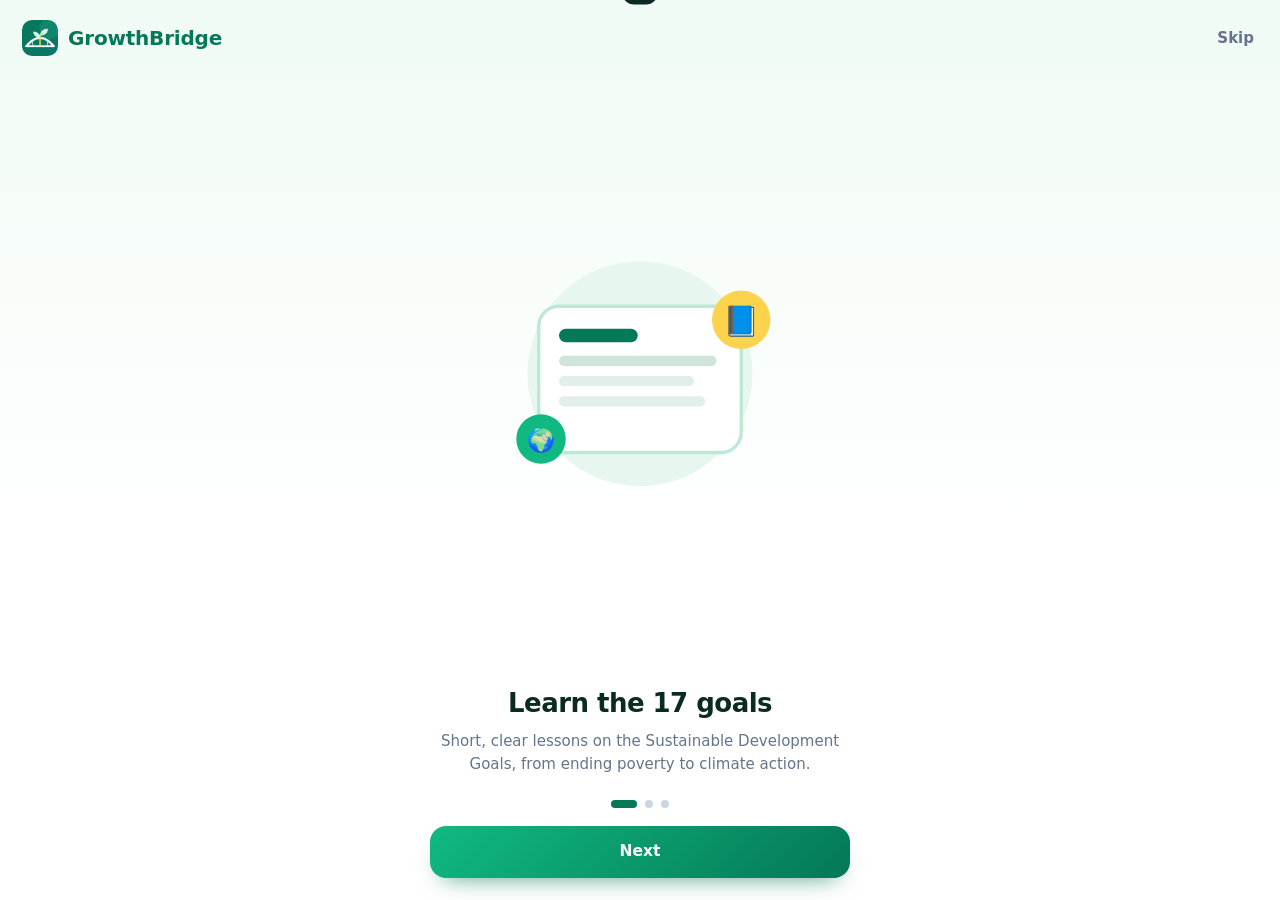
<file: index.html>
<!doctype html>
<html lang="en">
<head>
<meta charset="utf-8">
<meta name="viewport" content="width=device-width,initial-scale=1,viewport-fit=cover">
<title>GrowthBridge · Learn sustainable development</title>
<meta name="description" content="GrowthBridge: learn the 17 Sustainable Development Goals with short lessons and quizzes, take daily actions and earn shareable certificates. Independent learning app on Pi.">
<meta name="theme-color" content="#047857">
<meta http-equiv="Content-Security-Policy" content="default-src 'self'; script-src 'self' 'unsafe-inline' https://sdk.minepi.com https://*.minepi.com https://*.pinet.com; style-src 'self' 'unsafe-inline' https://fonts.googleapis.com; font-src 'self' https://fonts.gstatic.com data:; img-src 'self' data: blob: https:; connect-src 'self' https:; frame-src https:; object-src 'none'; base-uri 'self'; form-action 'self'">
<link rel="manifest" href="manifest.webmanifest">
<link rel="icon" href="icons/favicon-32.png" sizes="32x32">
<link rel="apple-touch-icon" href="icons/apple-touch-icon.png">
<link rel="preconnect" href="https://fonts.googleapis.com"><link rel="preconnect" href="https://fonts.gstatic.com" crossorigin>
<link rel="stylesheet" href="https://fonts.googleapis.com/css2?family=Poppins:wght@400;500;600;700&display=swap">
<link rel="stylesheet" href="gb.css?v=1">
<script src="https://sdk.minepi.com/pi-sdk.js"></script>
</head>
<body>
<div id="landing">
  <section class="ld-hero">
    <div class="ld-top"><div class="brand"><img src="icons/icon-192.png" alt="">GrowthBridge</div><span class="ld-net" id="ld-net">Pi Mainnet</span></div>
    <h1 class="ld-h">Learn. Act. <em>Grow.</em></h1>
    <p class="ld-p">Short lessons on the 17 Sustainable Development Goals, daily actions you can take, and certificates you can share.</p>
  </section>
  <section class="ld-card">
    <div class="ld-feat">
      <div><i>📚</i><span><b>17 short lessons</b><small>From ending poverty to climate action, explained simply.</small></span></div>
      <div><i>✅</i><span><b>Quizzes and badges</b><small>Check what you learned and track your progress.</small></span></div>
      <div><i>🌱</i><span><b>Daily actions</b><small>Small steps for people and planet, with streaks.</small></span></div>
      <div><i>🎓</i><span><b>Certificates</b><small>Share every goal you complete.</small></span></div>
    </div>
    <button class="btn" id="signin" type="button"><span class="pi-dot">π</span><span id="signin-t">Sign in with Pi</span></button>
    <button class="btn ghost" id="explore" type="button">Start learning without signing in</button>
    <div class="ld-msg" id="ld-msg" role="status"></div>
  </section>
  <footer class="ld-foot"><a href="terms-of-service.html">Terms</a>·<a href="privacy-policy.html">Privacy</a><div style="margin-top:6px">© GrowthBridge 2026 · Independent learning app, not affiliated with the United Nations or Pi Network</div></footer>
</div>
<div id="app" hidden>
  <header id="top"><div class="brand"><img src="icons/icon-192.png" alt="">GrowthBridge</div><div style="display:flex;align-items:center"><span class="netb" id="netb" hidden>Testnet</span><button class="avatar" type="button" data-tab="me" id="av" aria-label="Profile">G</button></div></header>
  <main id="view"></main>
  <nav id="tabs" aria-label="Main">
    <button type="button" data-tab="home" class="on"><span class="b"><svg class="ic" viewBox="0 0 24 24"><path d="M3 9l9-7 9 7v11a2 2 0 0 1-2 2H5a2 2 0 0 1-2-2z"/><polyline points="9 22 9 12 15 12 15 22"/></svg></span>Home</button>
    <button type="button" data-tab="learn"><span class="b"><svg class="ic" viewBox="0 0 24 24"><path d="M4 19.5A2.5 2.5 0 0 1 6.5 17H20"/><path d="M6.5 2H20v20H6.5A2.5 2.5 0 0 1 4 19.5v-15A2.5 2.5 0 0 1 6.5 2z"/></svg></span>Learn</button>
    <button type="button" data-tab="act"><span class="b"><svg class="ic" viewBox="0 0 24 24"><path d="M11 20A7 7 0 0 1 9.8 6.1C15.5 5 17 4.48 19 2c1 2 2 4.18 2 8 0 5.5-4.78 10-10 10z"/><path d="M2 21c0-3 1.85-5.36 5.08-6C9.5 14.52 12 13 13 12"/></svg></span>Act</button>
    <button type="button" data-tab="me"><span class="b"><svg class="ic" viewBox="0 0 24 24"><path d="M20 21v-2a4 4 0 0 0-4-4H8a4 4 0 0 0-4 4v2"/><circle cx="12" cy="7" r="4"/></svg></span>Profile</button>
  </nav>
</div>
<div id="toast" role="status" aria-live="polite"></div>
<script src="gb-content.js?v=1"></script>
<script src="gb.js?v=1"></script>
</body>
</html>
</file>
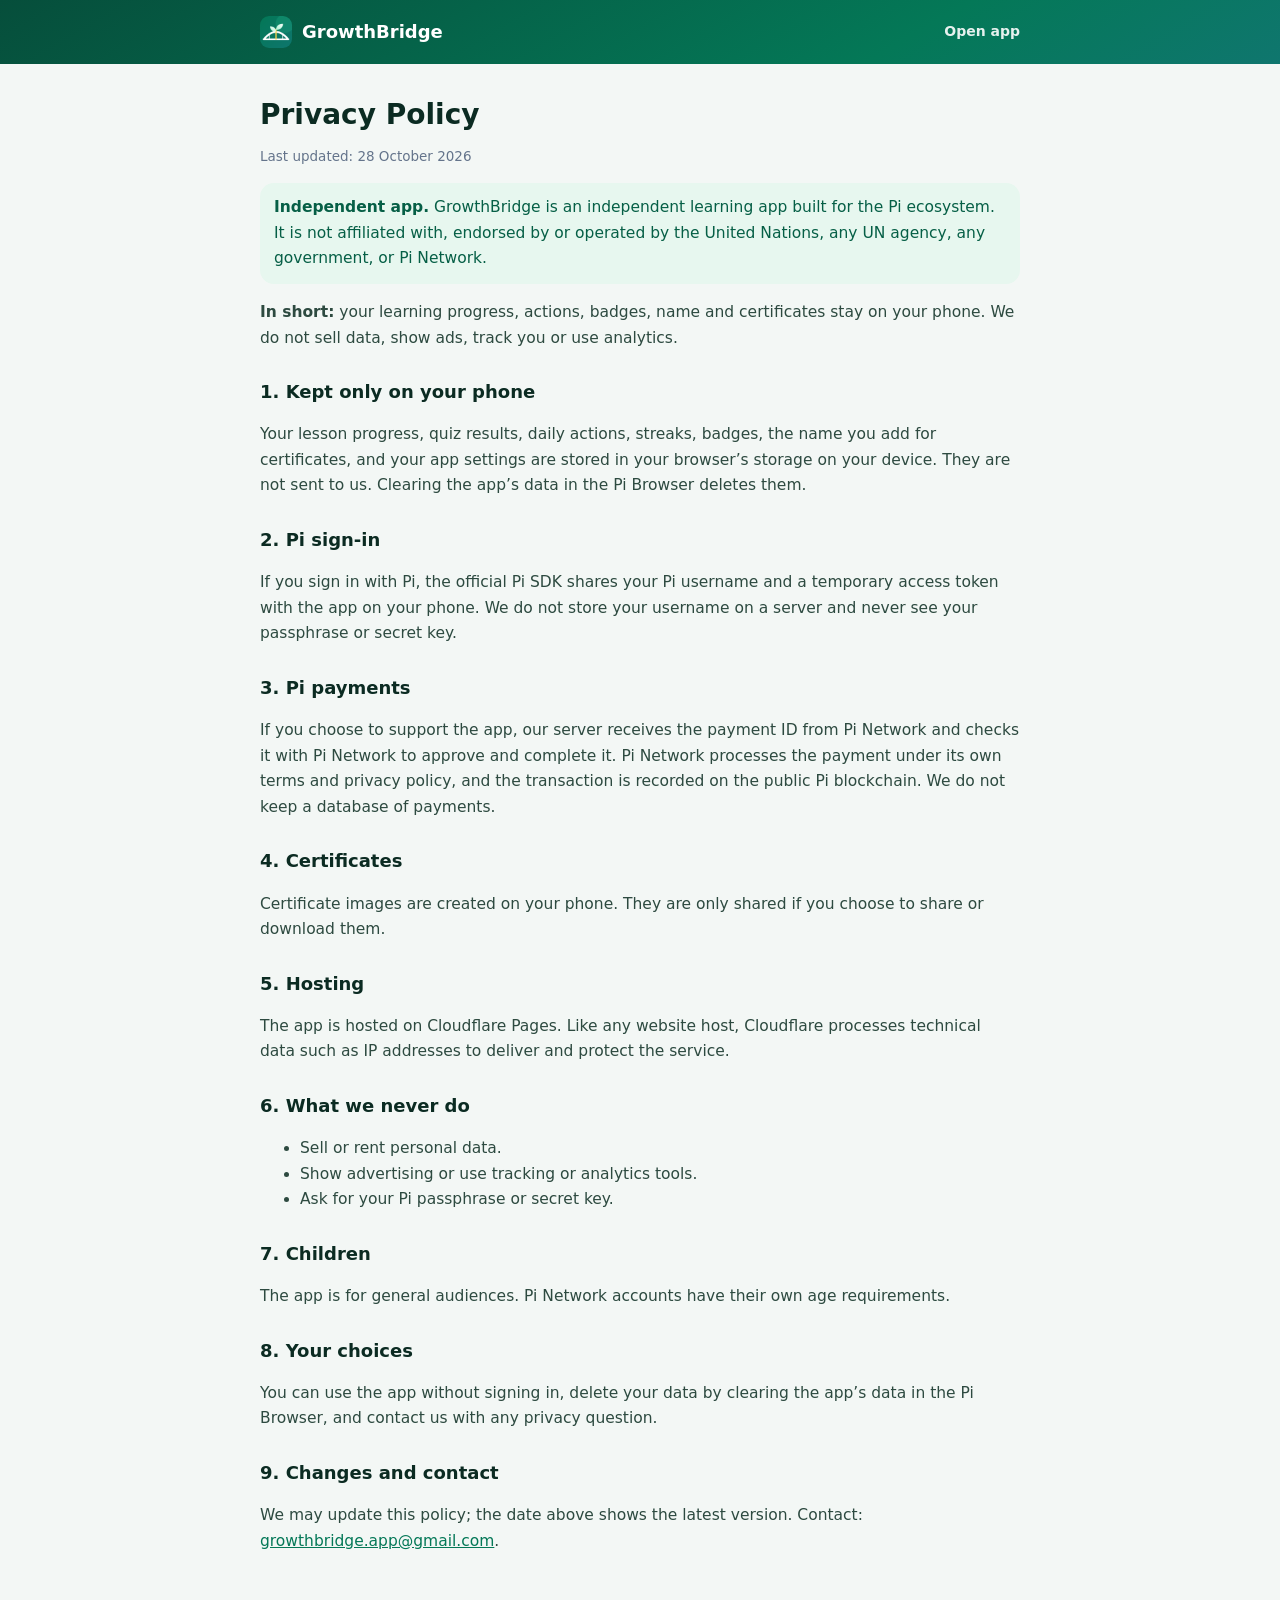
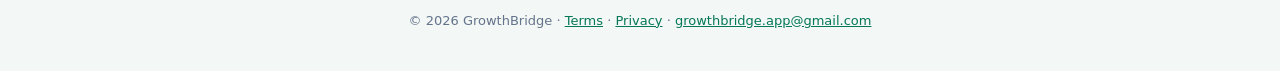
<file: privacy-policy.html>
<!doctype html><html lang="en"><head><meta charset="utf-8"><meta name="viewport" content="width=device-width,initial-scale=1"><title>Privacy Policy · GrowthBridge</title><meta name="theme-color" content="#047857"><link rel="icon" href="icons/favicon-32.png">
<style>body{margin:0;background:#F3F7F5;color:#0B2B22;font:15.5px/1.65 Poppins,system-ui,-apple-system,"Segoe UI",Roboto,sans-serif}header{background:linear-gradient(150deg,#064E3B,#047857 70%,#0F766E);color:#fff}.w{max-width:760px;margin:0 auto;padding:16px 20px}header .w{display:flex;justify-content:space-between;align-items:center}.b{display:flex;align-items:center;gap:10px;color:#fff;text-decoration:none;font-weight:700;font-size:18px}.b img{width:32px;height:32px;border-radius:9px}.bk{color:#fff;font-weight:600;font-size:14px;text-decoration:none;opacity:.9}h1{font-size:28px;line-height:1.2;margin:18px 0 4px}h2{font-size:18px;margin:26px 0 6px}p,li{color:#2D4A40}.muted{color:#64748B;font-size:13.5px}.note{background:#E7F7EF;border-radius:14px;padding:12px 14px;color:#065F46;margin:16px 0}a{color:#047857}footer{color:#64748B;font-size:13px;text-align:center;padding:24px 16px 40px}</style></head>
<body><header><div class="w"><a class="b" href="/"><img src="icons/icon-192.png" alt="">GrowthBridge</a><a class="bk" href="/">Open app</a></div></header><main class="w"><h1>Privacy Policy</h1><p class="muted">Last updated: 28 October 2026</p>
<div class="note"><b>Independent app.</b> GrowthBridge is an independent learning app built for the Pi ecosystem. It is not affiliated with, endorsed by or operated by the United Nations, any UN agency, any government, or Pi Network.</div>
<p><b>In short:</b> your learning progress, actions, badges, name and certificates stay on your phone. We do not sell data, show ads, track you or use analytics.</p>
<h2>1. Kept only on your phone</h2><p>Your lesson progress, quiz results, daily actions, streaks, badges, the name you add for certificates, and your app settings are stored in your browser’s storage on your device. They are not sent to us. Clearing the app’s data in the Pi Browser deletes them.</p>
<h2>2. Pi sign-in</h2><p>If you sign in with Pi, the official Pi SDK shares your Pi username and a temporary access token with the app on your phone. We do not store your username on a server and never see your passphrase or secret key.</p>
<h2>3. Pi payments</h2><p>If you choose to support the app, our server receives the payment ID from Pi Network and checks it with Pi Network to approve and complete it. Pi Network processes the payment under its own terms and privacy policy, and the transaction is recorded on the public Pi blockchain. We do not keep a database of payments.</p>
<h2>4. Certificates</h2><p>Certificate images are created on your phone. They are only shared if you choose to share or download them.</p>
<h2>5. Hosting</h2><p>The app is hosted on Cloudflare Pages. Like any website host, Cloudflare processes technical data such as IP addresses to deliver and protect the service.</p>
<h2>6. What we never do</h2><ul><li>Sell or rent personal data.</li><li>Show advertising or use tracking or analytics tools.</li><li>Ask for your Pi passphrase or secret key.</li></ul>
<h2>7. Children</h2><p>The app is for general audiences. Pi Network accounts have their own age requirements.</p>
<h2>8. Your choices</h2><p>You can use the app without signing in, delete your data by clearing the app’s data in the Pi Browser, and contact us with any privacy question.</p>
<h2>9. Changes and contact</h2><p>We may update this policy; the date above shows the latest version. Contact: <a href="mailto:growthbridge.app@gmail.com">growthbridge.app@gmail.com</a>.</p></main><footer>© 2026 GrowthBridge · <a href="terms-of-service.html">Terms</a> · <a href="privacy-policy.html">Privacy</a> · <a href="mailto:growthbridge.app@gmail.com">growthbridge.app@gmail.com</a></footer></body></html>
</file>
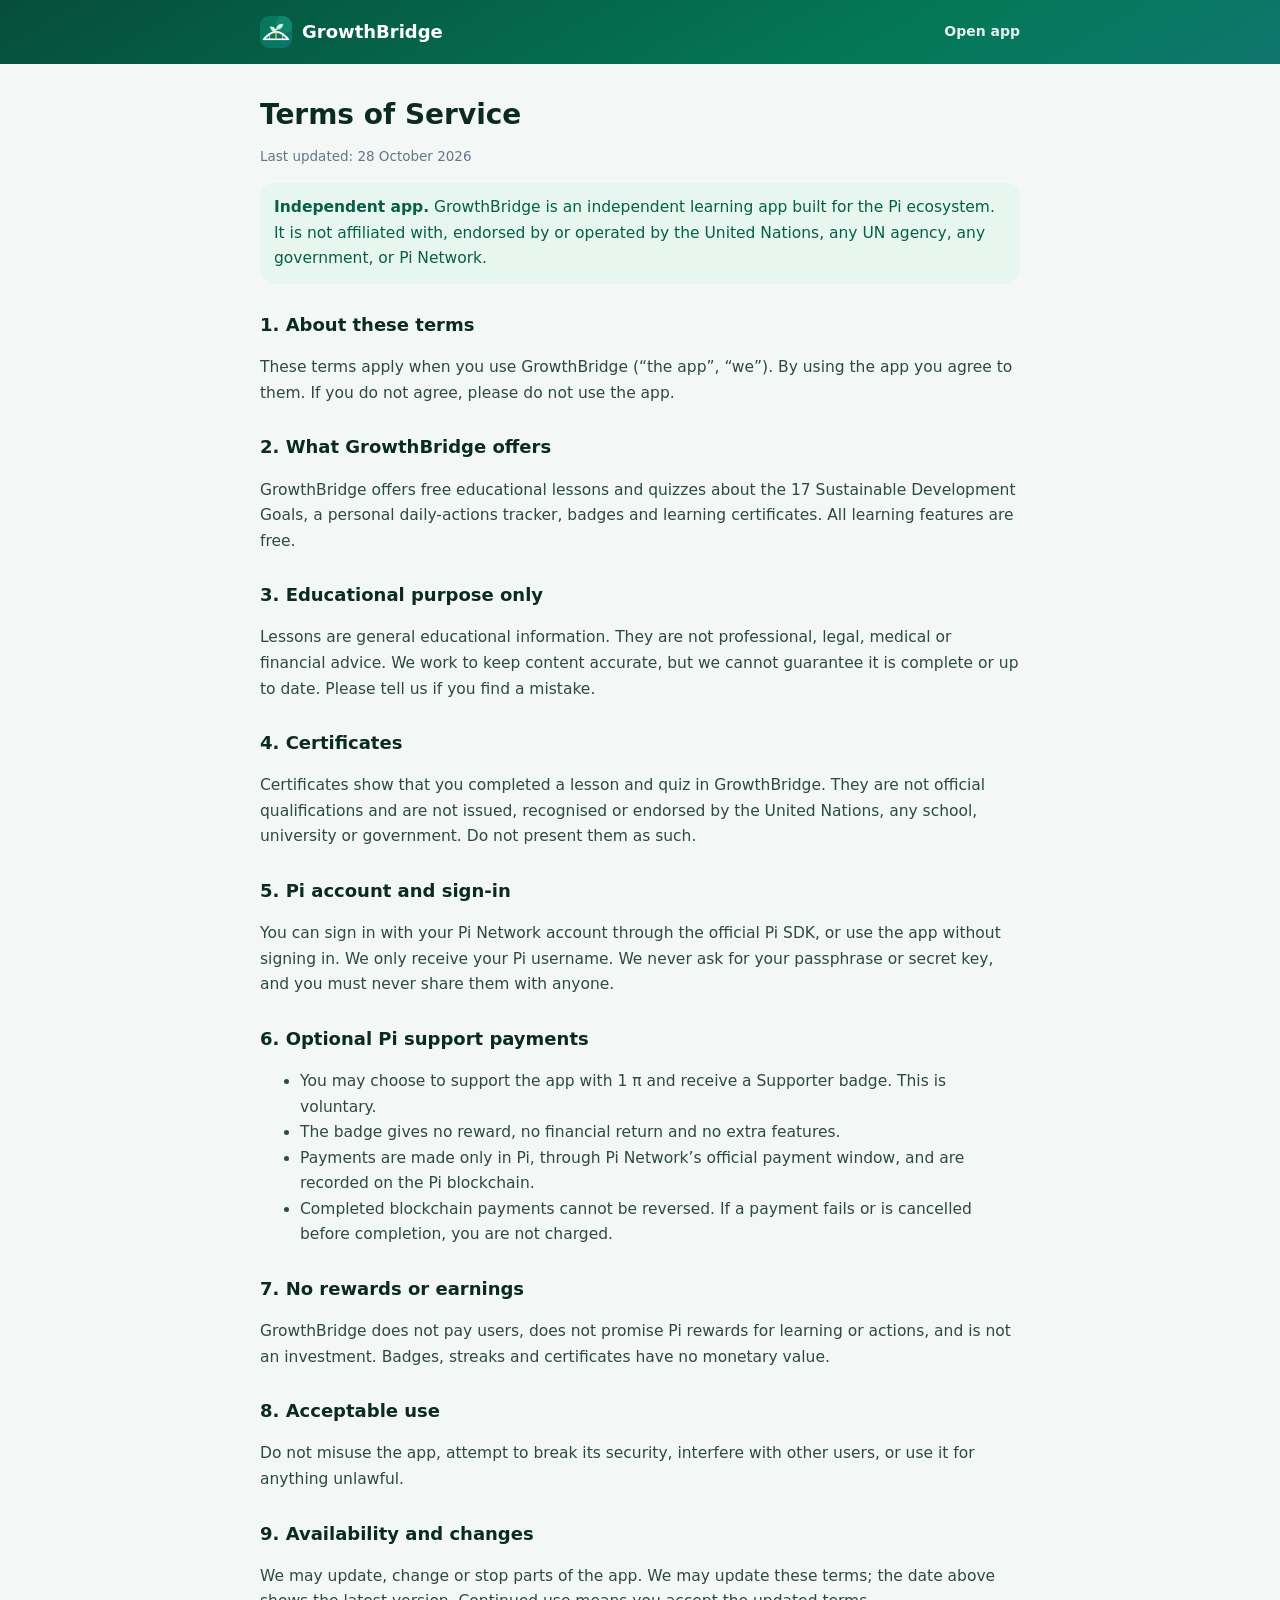
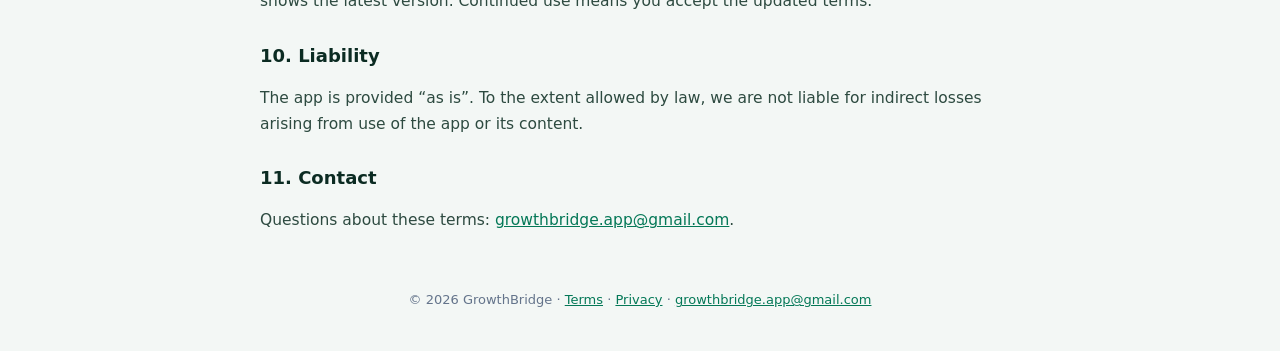
<file: terms-of-service.html>
<!doctype html><html lang="en"><head><meta charset="utf-8"><meta name="viewport" content="width=device-width,initial-scale=1"><title>Terms of Service · GrowthBridge</title><meta name="theme-color" content="#047857"><link rel="icon" href="icons/favicon-32.png">
<style>body{margin:0;background:#F3F7F5;color:#0B2B22;font:15.5px/1.65 Poppins,system-ui,-apple-system,"Segoe UI",Roboto,sans-serif}header{background:linear-gradient(150deg,#064E3B,#047857 70%,#0F766E);color:#fff}.w{max-width:760px;margin:0 auto;padding:16px 20px}header .w{display:flex;justify-content:space-between;align-items:center}.b{display:flex;align-items:center;gap:10px;color:#fff;text-decoration:none;font-weight:700;font-size:18px}.b img{width:32px;height:32px;border-radius:9px}.bk{color:#fff;font-weight:600;font-size:14px;text-decoration:none;opacity:.9}h1{font-size:28px;line-height:1.2;margin:18px 0 4px}h2{font-size:18px;margin:26px 0 6px}p,li{color:#2D4A40}.muted{color:#64748B;font-size:13.5px}.note{background:#E7F7EF;border-radius:14px;padding:12px 14px;color:#065F46;margin:16px 0}a{color:#047857}footer{color:#64748B;font-size:13px;text-align:center;padding:24px 16px 40px}</style></head>
<body><header><div class="w"><a class="b" href="/"><img src="icons/icon-192.png" alt="">GrowthBridge</a><a class="bk" href="/">Open app</a></div></header><main class="w"><h1>Terms of Service</h1><p class="muted">Last updated: 28 October 2026</p>
<div class="note"><b>Independent app.</b> GrowthBridge is an independent learning app built for the Pi ecosystem. It is not affiliated with, endorsed by or operated by the United Nations, any UN agency, any government, or Pi Network.</div>
<h2>1. About these terms</h2><p>These terms apply when you use GrowthBridge (“the app”, “we”). By using the app you agree to them. If you do not agree, please do not use the app.</p>
<h2>2. What GrowthBridge offers</h2><p>GrowthBridge offers free educational lessons and quizzes about the 17 Sustainable Development Goals, a personal daily-actions tracker, badges and learning certificates. All learning features are free.</p>
<h2>3. Educational purpose only</h2><p>Lessons are general educational information. They are not professional, legal, medical or financial advice. We work to keep content accurate, but we cannot guarantee it is complete or up to date. Please tell us if you find a mistake.</p>
<h2>4. Certificates</h2><p>Certificates show that you completed a lesson and quiz in GrowthBridge. They are not official qualifications and are not issued, recognised or endorsed by the United Nations, any school, university or government. Do not present them as such.</p>
<h2>5. Pi account and sign-in</h2><p>You can sign in with your Pi Network account through the official Pi SDK, or use the app without signing in. We only receive your Pi username. We never ask for your passphrase or secret key, and you must never share them with anyone.</p>
<h2>6. Optional Pi support payments</h2><ul><li>You may choose to support the app with 1 π and receive a Supporter badge. This is voluntary.</li><li>The badge gives no reward, no financial return and no extra features.</li><li>Payments are made only in Pi, through Pi Network’s official payment window, and are recorded on the Pi blockchain.</li><li>Completed blockchain payments cannot be reversed. If a payment fails or is cancelled before completion, you are not charged.</li></ul>
<h2>7. No rewards or earnings</h2><p>GrowthBridge does not pay users, does not promise Pi rewards for learning or actions, and is not an investment. Badges, streaks and certificates have no monetary value.</p>
<h2>8. Acceptable use</h2><p>Do not misuse the app, attempt to break its security, interfere with other users, or use it for anything unlawful.</p>
<h2>9. Availability and changes</h2><p>We may update, change or stop parts of the app. We may update these terms; the date above shows the latest version. Continued use means you accept the updated terms.</p>
<h2>10. Liability</h2><p>The app is provided “as is”. To the extent allowed by law, we are not liable for indirect losses arising from use of the app or its content.</p>
<h2>11. Contact</h2><p>Questions about these terms: <a href="mailto:growthbridge.app@gmail.com">growthbridge.app@gmail.com</a>.</p></main><footer>© 2026 GrowthBridge · <a href="terms-of-service.html">Terms</a> · <a href="privacy-policy.html">Privacy</a> · <a href="mailto:growthbridge.app@gmail.com">growthbridge.app@gmail.com</a></footer></body></html>
</file>
<file: gb.css>
:root{--bg:#F3F7F5;--card:#fff;--ink:#0B2B22;--ink2:#2D4A40;--mute:#64748B;--line:#E2EAE6;--line2:#D3DED8;--g:#047857;--g2:#10B981;--t:#0F766E;--mint:#E7F7EF;--sky:#E6F4F1;--amber:#F59E0B;--bad:#B42318;--warnbg:#FFF7E6;--warn:#92400E;--r:20px;--sh:0 1px 2px rgba(11,43,34,.04),0 8px 24px -14px rgba(11,43,34,.18);--f:Poppins,"Segoe UI",Roboto,system-ui,-apple-system,sans-serif;--vvh:100vh}
[hidden]{display:none!important}
*{box-sizing:border-box;margin:0;padding:0;-webkit-tap-highlight-color:transparent}
html,body{background:var(--bg)}body{font-family:var(--f);color:var(--ink);font-size:15px;line-height:1.5;min-height:100vh;overflow-x:hidden}
button{font:inherit;color:inherit;background:none;border:0;cursor:pointer}a{color:var(--g);font-weight:600;text-decoration:none}
.ic{width:22px;height:22px;stroke:currentColor;fill:none;stroke-width:2;stroke-linecap:round;stroke-linejoin:round;flex:none}
.brand{display:flex;align-items:center;gap:10px;font-weight:700;font-size:20px;letter-spacing:-.01em}.brand img{width:36px;height:36px;border-radius:10px}
/* landing */
#landing{min-height:100vh;display:flex;flex-direction:column}
.ld-hero{color:#fff;padding:22px 20px 96px;background:radial-gradient(120% 80% at 100% 0%,rgba(52,211,153,.35),transparent 60%),linear-gradient(160deg,#064E3B 0%,#047857 60%,#0F766E 100%)}
.ld-top{display:flex;justify-content:space-between;align-items:center}.ld-net{font-size:12px;font-weight:600;padding:5px 10px;border-radius:99px;background:rgba(255,255,255,.14)}
.ld-h{font-size:31px;line-height:1.15;font-weight:700;letter-spacing:-.02em;margin-top:30px}.ld-h em{font-style:normal;color:#FCD34D}
.ld-p{margin-top:12px;font-size:15px;opacity:.9;max-width:520px}
.ld-card{margin:-70px 16px 0;background:#fff;border-radius:24px;box-shadow:var(--sh);padding:20px;border:1px solid var(--line)}
.ld-feat{display:grid;gap:14px;margin-bottom:18px}.ld-feat>div{display:flex;gap:12px;align-items:flex-start}
.ld-feat i{width:42px;height:42px;border-radius:13px;display:flex;align-items:center;justify-content:center;background:var(--mint);font-style:normal;font-size:20px;flex:none}
.ld-feat b{display:block;font-size:15px}.ld-feat small{display:block;color:var(--mute);font-size:13px}
.ld-msg{text-align:center;color:var(--bad);font-size:13.5px;margin-top:10px;min-height:1px}
.ld-foot{text-align:center;color:var(--mute);font-size:12.5px;padding:22px 16px 30px}.ld-foot a{color:var(--mute);margin:0 6px;font-weight:500}
/* buttons */
.btn{display:flex;align-items:center;justify-content:center;gap:9px;width:100%;min-height:52px;padding:12px 16px;border-radius:16px;font-weight:600;font-size:15.5px;color:#fff;background:linear-gradient(135deg,var(--g2),var(--g));box-shadow:0 12px 24px -14px rgba(4,120,87,.8)}
.btn:disabled{opacity:.55}.btn.ghost{background:#fff;color:var(--ink);border:1px solid var(--line2);box-shadow:none}.btn.soft{background:var(--mint);color:var(--g);box-shadow:none}.btn.danger{background:#fff;color:var(--bad);border:1px solid rgba(180,35,24,.25);box-shadow:none}.btn.gold{background:linear-gradient(135deg,#FBBF24,#D97706);box-shadow:0 12px 24px -14px rgba(217,119,6,.8)}
.btn+.btn{margin-top:10px}.pi-dot{width:22px;height:22px;border-radius:50%;background:#fff;color:var(--g);display:inline-flex;align-items:center;justify-content:center;font-weight:700;font-size:13px}
.lnk{color:var(--g);font-weight:600;font-size:14px}
/* app chrome */
#top{position:sticky;top:0;z-index:20;display:flex;align-items:center;justify-content:space-between;padding:10px 16px;background:rgba(243,247,245,.92);backdrop-filter:blur(14px)}
#top .brand{font-size:19px;color:var(--g)}#top .brand img{width:32px;height:32px;border-radius:9px}
.avatar{width:38px;height:38px;border-radius:50%;background:linear-gradient(135deg,var(--g2),var(--t));color:#fff;font-weight:700;display:flex;align-items:center;justify-content:center;text-transform:uppercase}
.netb{font-size:11.5px;font-weight:700;padding:4px 9px;border-radius:99px;background:#FEF3C7;color:#92400E;margin-right:8px}
main{padding:4px 16px 110px;max-width:640px;margin:0 auto}
#tabs{position:fixed;left:0;right:0;bottom:0;z-index:30;display:grid;grid-template-columns:repeat(4,1fr);background:#fff;border-top:1px solid var(--line);padding:6px 6px calc(6px + env(safe-area-inset-bottom))}
#tabs button{display:flex;flex-direction:column;align-items:center;gap:2px;font-size:11.5px;font-weight:600;color:var(--mute);padding:4px 0}
#tabs .b{width:54px;height:32px;border-radius:16px;display:flex;align-items:center;justify-content:center}#tabs button.on{color:var(--g)}#tabs button.on .b{background:var(--mint)}
/* blocks */
.hello{margin:6px 2px 14px}.hello h1{font-size:22px;font-weight:700;letter-spacing:-.015em}.hello p{color:var(--mute);font-size:13.5px}
.ph{margin:6px 2px 14px}.ph h1{font-size:24px;font-weight:700;letter-spacing:-.02em}.ph p{color:var(--mute);font-size:13.5px}
.sec{display:flex;align-items:center;justify-content:space-between;margin:22px 2px 10px}.sec h2{font-size:15.5px;font-weight:700}.sec button{font-size:13.5px;font-weight:600;color:var(--g)}
.card{background:var(--card);border:1px solid var(--line);border-radius:var(--r);box-shadow:var(--sh);padding:16px}.card+.card{margin-top:12px}
.card h3{font-size:16px;font-weight:700}.card p{color:var(--ink2);font-size:14px}
.hero{border-radius:24px;padding:18px;color:#fff;background:radial-gradient(90% 90% at 100% 0%,rgba(52,211,153,.4),transparent 60%),linear-gradient(150deg,#064E3B,#047857 65%,#0F766E);box-shadow:0 18px 40px -20px rgba(4,120,87,.7);display:flex;gap:16px;align-items:center}
.hero .ring{flex:none}.hero b{font-size:20px;display:block}.hero small{opacity:.85;font-size:13px;display:block}
.hero .btn{width:auto;min-height:40px;padding:8px 14px;margin-top:10px;background:#fff;color:var(--g);font-size:14px;box-shadow:none}
.stats{display:grid;grid-template-columns:repeat(3,minmax(0,1fr));gap:10px;margin-top:12px}.stats>div{background:#F4F8F6;border-radius:14px;padding:10px 12px}.stats small{display:block;color:var(--mute);font-size:12px}.stats b{font-size:18px}
.tiles{display:grid;grid-template-columns:repeat(2,minmax(0,1fr));gap:12px}
.tile{display:flex;flex-direction:column;align-items:flex-start;gap:8px;padding:15px;border-radius:var(--r);background:#fff;border:1px solid var(--line);box-shadow:var(--sh);text-align:left;min-height:118px}
.tile i{width:42px;height:42px;border-radius:13px;display:flex;align-items:center;justify-content:center;background:var(--mint);font-style:normal;font-size:20px}.tile b{font-size:14.5px;font-weight:700}.tile small{font-size:12.5px;color:var(--mute);line-height:1.4}
.goals{display:grid;grid-template-columns:repeat(2,minmax(0,1fr));gap:12px}
.goal{position:relative;text-align:left;border-radius:20px;padding:14px;min-height:132px;background:#fff;border:1px solid var(--line);box-shadow:var(--sh);display:flex;flex-direction:column;gap:6px;overflow:hidden}
.goal .gi{font-size:26px}.goal .gn{font-size:11.5px;font-weight:700;color:var(--mute);letter-spacing:.04em}.goal b{font-size:14.5px;line-height:1.3}
.goal .st{margin-top:auto;font-size:12px;font-weight:600;color:var(--mute)}.goal.done{border-color:#A7E3C8;background:linear-gradient(180deg,#fff,#F0FBF5)}.goal.done .st{color:var(--g)}.goal.read .st{color:var(--t)}
.goal::after{content:"";position:absolute;right:-24px;top:-24px;width:70px;height:70px;border-radius:50%;background:var(--mint);opacity:.7}
.search{display:flex;align-items:center;gap:8px;background:#fff;border:1px solid var(--line2);border-radius:14px;padding:0 12px;margin-bottom:14px}.search input{flex:1;border:0;outline:0;font:inherit;min-height:46px;background:transparent}
.list{background:#fff;border:1px solid var(--line);border-radius:var(--r);box-shadow:var(--sh);overflow:hidden}
.li{display:flex;align-items:center;gap:12px;width:100%;padding:13px 14px;text-align:left;border-bottom:1px solid var(--line);min-height:62px}.list>.li:last-child{border-bottom:0}
.li .ico{width:42px;height:42px;border-radius:14px;display:flex;align-items:center;justify-content:center;background:var(--mint);color:var(--g);flex:none;font-size:20px}
.li .grow{flex:1;min-width:0}.li b{display:block;font-size:14.5px;font-weight:600}.li small{display:block;font-size:12.5px;color:var(--mute)}.li .go{color:#A3B0C2}
.chk{width:30px;height:30px;border-radius:50%;border:2px solid var(--line2);display:flex;align-items:center;justify-content:center;color:transparent;flex:none}.on .chk,.chk.on{background:var(--g);border-color:var(--g);color:#fff}
.note{display:flex;gap:10px;align-items:flex-start;padding:12px 14px;border-radius:16px;background:var(--mint);color:#065F46;font-size:13.5px;line-height:1.5}.note.gray{background:#EEF2F1;color:var(--ink2)}.note.warn{background:var(--warnbg);color:var(--warn)}.note .ic{width:18px;height:18px;margin-top:1px}
.bars{display:flex;align-items:flex-end;gap:8px;height:90px;margin-top:12px}.bars div{flex:1;display:flex;flex-direction:column;align-items:center;gap:4px;height:100%;justify-content:flex-end}.bars i{width:100%;border-radius:8px 8px 4px 4px;background:linear-gradient(180deg,var(--g2),var(--g));min-height:4px}.bars small{font-size:11px;color:var(--mute)}
.badges{display:grid;grid-template-columns:repeat(4,minmax(0,1fr));gap:10px}.badge{text-align:center;padding:10px 4px;border-radius:16px;background:#fff;border:1px solid var(--line)}.badge span{font-size:26px;display:block}.badge small{font-size:11px;font-weight:600;color:var(--mute);display:block;line-height:1.3}.badge.off{opacity:.35;filter:grayscale(1)}
.pcard{display:flex;gap:14px;align-items:center;padding:18px;border-radius:24px;color:#fff;background:linear-gradient(150deg,#064E3B,#047857 70%,#0F766E)}.pcard .avatar{width:56px;height:56px;font-size:22px;background:rgba(255,255,255,.18)}.pcard b{font-size:18px;display:block}.pcard small{opacity:.85}
.empty{text-align:center;padding:26px 16px;color:var(--mute);font-size:14px}
/* sheets */
.sh-wrap{position:fixed;left:0;right:0;top:0;height:var(--vvh);z-index:100;display:flex;align-items:flex-end;justify-content:center;background:rgba(11,43,34,.5);animation:fade .18s ease}
.sh{background:#fff;width:100%;max-width:640px;max-height:calc(var(--vvh) - 24px);overflow-y:auto;border-radius:26px 26px 0 0;padding:8px 18px calc(24px + env(safe-area-inset-bottom));animation:up .22s ease}
.sh.full{max-height:var(--vvh);height:var(--vvh);border-radius:0}
.sh::before{content:"";display:block;width:42px;height:5px;border-radius:9px;background:#D7E0DC;margin:4px auto 10px}
.sh-h{display:flex;align-items:center;justify-content:space-between;gap:10px;margin-bottom:8px;position:sticky;top:-8px;background:#fff;padding:6px 0;z-index:2}.sh-h h2{font-size:19px;font-weight:700}.sh-x{width:40px;height:40px;border-radius:50%;background:#EEF2F1;display:flex;align-items:center;justify-content:center;flex:none}
.sh-sub{color:var(--mute);font-size:14px;margin-bottom:6px}.sh .btn{margin-top:18px}.sh .btn+.btn{margin-top:10px}
.lesson-h{border-radius:22px;padding:18px;color:#fff;background:linear-gradient(150deg,#064E3B,#047857 70%,#0F766E);margin-bottom:14px}.lesson-h .gi{font-size:34px}.lesson-h small{opacity:.85;font-weight:600;font-size:12px;letter-spacing:.05em}.lesson-h h3{font-size:22px;line-height:1.25;margin-top:2px}.lesson-h p{opacity:.9;font-size:14px;margin-top:4px}
.lesson p.lead{font-size:15.5px;color:var(--ink2);line-height:1.65}.lesson h4{font-size:15.5px;margin:18px 0 8px}
.pts{display:grid;gap:8px}.pts div{display:flex;gap:10px;align-items:flex-start;padding:12px;border-radius:14px;background:#F4F8F6;font-size:14px;color:var(--ink2)}.pts div span{flex:none;width:24px;height:24px;border-radius:50%;background:var(--g);color:#fff;font-size:12.5px;font-weight:700;display:flex;align-items:center;justify-content:center}
.pts.act div span{background:var(--amber)}
.qz-p{height:6px;border-radius:9px;background:#E6EEEA;overflow:hidden;margin:4px 0 16px}.qz-p i{display:block;height:100%;background:var(--g2);border-radius:9px;transition:width .3s}
.qz-q{font-size:18px;font-weight:700;line-height:1.35;margin-bottom:14px}.opt{display:block;width:100%;text-align:left;padding:14px 16px;border-radius:16px;border:1.5px solid var(--line2);background:#fff;font-weight:500;font-size:15px;margin-bottom:10px}
.opt.ok{border-color:var(--g);background:var(--mint);color:#065F46;font-weight:600}.opt.no{border-color:var(--bad);background:#FDECEC;color:var(--bad)}.opt:disabled{opacity:1}
.qz-e{padding:12px 14px;border-radius:14px;background:#F4F8F6;font-size:14px;color:var(--ink2);margin-top:4px}
.res{text-align:center;padding:10px 0}.res .big{font-size:56px}.res h3{font-size:22px;margin-top:6px}.res p{color:var(--mute);margin-top:4px}
.rc-img{width:100%;border-radius:12px;border:1px solid var(--line);display:block;margin-top:12px}
.two{display:grid;grid-template-columns:repeat(2,minmax(0,1fr));gap:10px}.two .btn{margin-top:14px}
.in{width:100%;min-height:50px;border:1px solid var(--line2);border-radius:14px;padding:12px 14px;font:inherit;background:#fff;outline:0}.in:focus{border-color:var(--g2);box-shadow:0 0 0 3px rgba(16,185,129,.18)}
.l{display:block;font-size:13.5px;font-weight:600;margin:14px 0 6px}
#toast{position:fixed;left:50%;top:14px;transform:translate(-50%,-140%);z-index:300;background:#0B2B22;color:#fff;padding:12px 18px;border-radius:14px;font-size:14px;font-weight:500;max-width:90vw;transition:transform .25s}#toast.on{transform:translate(-50%,0)}
.term{padding:13px 14px;border-bottom:1px solid var(--line)}.term:last-child{border:0}.term b{display:block;font-size:14.5px}.term p{font-size:13.5px;color:var(--ink2)}
/* onboarding */
#onb{position:fixed;inset:0;z-index:200;background:linear-gradient(180deg,#F0FBF5 0%,#fff 60%);display:flex;flex-direction:column;padding:calc(env(safe-area-inset-top) + 16px) 22px calc(env(safe-area-inset-bottom) + 22px);animation:fade .2s ease;overflow-y:auto}
.onb-top{display:flex;align-items:center;justify-content:space-between;min-height:44px}.onb-top .brand{color:var(--g)}.onb-skip{font-weight:600;color:var(--mute);font-size:15px;padding:8px 4px}
.onb-img{flex:1;display:flex;align-items:center;justify-content:center;min-height:220px}.onb-img svg{width:min(100%,360px);height:auto}
.onb-txt{text-align:center;max-width:420px;margin:0 auto}.onb-txt h2{font-size:26px;font-weight:700;letter-spacing:-.02em;line-height:1.2}.onb-txt p{margin-top:10px;color:var(--mute);font-size:15px;line-height:1.55}
.onb-dots{display:flex;justify-content:center;gap:8px;margin:24px 0 18px}.onb-dots i{width:8px;height:8px;border-radius:99px;background:#CBD5E1;transition:width .2s}.onb-dots i.on{width:26px;background:var(--g)}
.onb-b{max-width:420px;width:100%;margin:0 auto}
@keyframes fade{from{opacity:0}to{opacity:1}}@keyframes up{from{transform:translateY(30px);opacity:.6}to{transform:none;opacity:1}}
@media (min-width:700px){.goals{grid-template-columns:repeat(3,minmax(0,1fr))}.ld-card{max-width:560px;margin-left:auto;margin-right:auto}}
</file>
